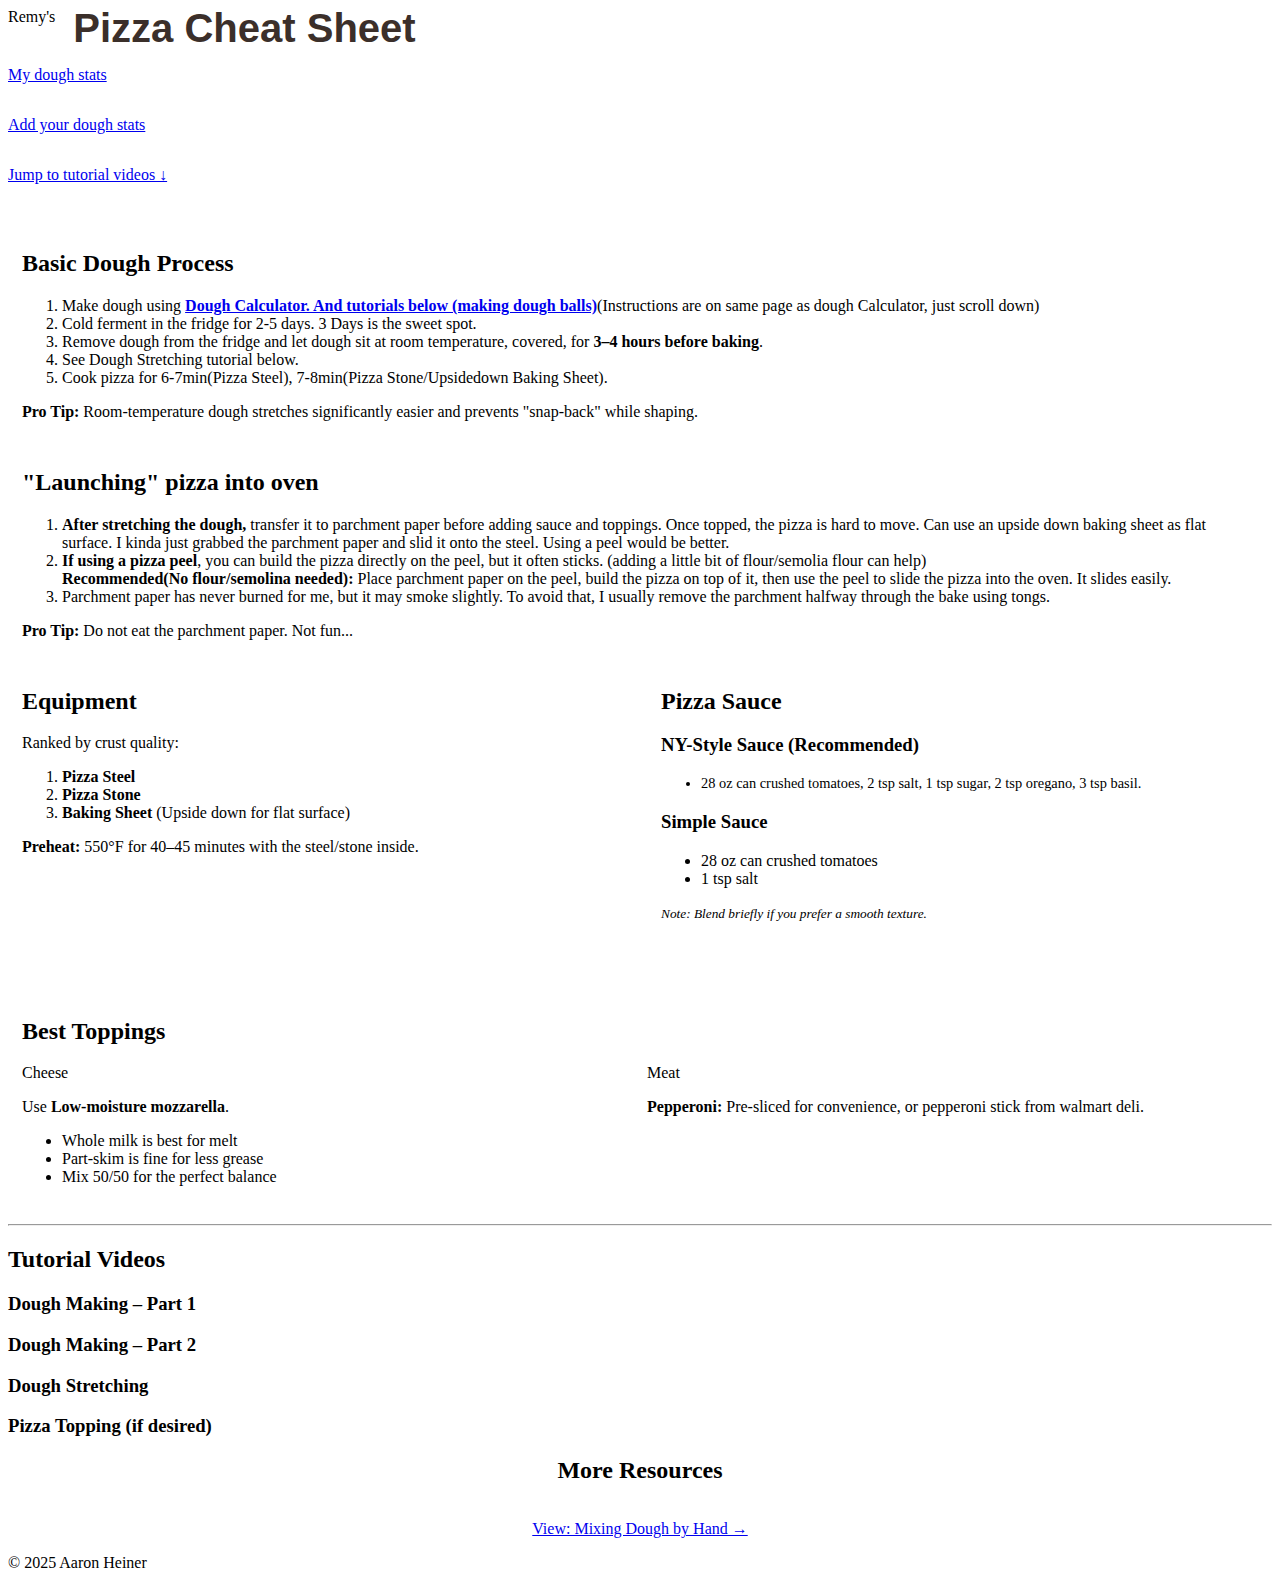
<file: index.html>
<!DOCTYPE html>
<html lang="en">
<head>
  <meta charset="UTF-8" />
  <meta name="viewport" content="width=device-width, initial-scale=1.0" />
  <title>Pizza Cheat Sheet</title>
  <link rel="preconnect" href="https://fonts.googleapis.com">
  <link rel="preconnect" href="https://fonts.gstatic.com" crossorigin>
  <link href="https://fonts.googleapis.com/css2?family=Playfair+Display:ital,wght@0,400;0,700;1,400&family=Inter:wght@400;500;600&display=swap" rel="stylesheet">
  <link rel="stylesheet" href="styles/recipe.css">
</head>
<body>

<header>
  <span class="subtitle">Remy's </span>
  <h1>Pizza Cheat Sheet</h1>
</header>

<main>

   <section style="margin-bottom: 2rem;">
    <a href="https://aheiner2001.github.io/Machine-Learning/"class="jump-link" >My dough stats</a>
  </section>
  
   <section style="margin-bottom: 2rem;">
    <a href="https://docs.google.com/forms/d/e/1FAIpQLSfpMG-FE4jG8ExdcKj43wn1D63XO7GMSmVn7CGQh6pfiUz5Ug/viewform?usp=publish-editor

"class="jump-link" >Add your dough stats</a>
  </section>
  

  
  <section style="margin-bottom: 2rem;">
    <a href="#videos" class="jump-link">Jump to tutorial videos ↓</a>
  </section>
 

  <section>
    <div class="card">
      <h2>Basic Dough Process</h2>
      <ol>
        <li>Make dough using <a target="_blank" href="https://doughguy.co/pages/dough" style="font-weight: bold;">Dough Calculator. And tutorials below (making dough balls)</a>(Instructions are on same page as dough Calculator, just scroll down)</li>
        <li>Cold ferment in the fridge for 2-5 days. 3 Days is the sweet spot.</li>
        <li>Remove dough from the fridge and let dough sit at room temperature, covered, for <strong>3–4 hours before baking</strong>.</li>
        <li>See Dough Stretching tutorial below.</li>
        <li>Cook pizza for 6-7min(Pizza Steel), 7-8min(Pizza Stone/Upsidedown Baking Sheet).</li>
        <!-- <li>Let dough sit at room temperature, covered.</li> -->
      </ol>
      <div class="callout">
        <strong>Pro Tip:</strong> Room-temperature dough stretches significantly easier and prevents "snap-back" while shaping.
      </div>
    </div>
  </section>
  <section>
    <div class="card">
      <h2>"Launching" pizza into oven</h2>
      <ol>
          <li>
      <strong>After stretching the dough,</strong> transfer it to parchment paper before adding sauce and toppings.
      Once topped, the pizza is hard to move. Can use an upside down baking sheet as flat surface. I kinda just grabbed the parchment paper and slid it onto the steel. Using a peel would be better.
    </li>
    <li>
      <strong>If using a pizza peel</strong>, you can build the pizza directly on the peel, but it often sticks. (adding a little bit of flour/semolia flour can help)<br>
      <strong>Recommended(No flour/semolina needed):</strong> Place parchment paper on the peel, build the pizza on top of it,
      then use the peel to slide the pizza into the oven. It slides easily.
    </li>
    <li>
      Parchment paper has never burned for me, but it may smoke slightly.
      To avoid that, I usually remove the parchment halfway through the bake using tongs.
    </li>
        
      
        <!-- <li>Let dough sit at room temperature, covered.</li> -->
      </ol>
      <div class="callout">
        <strong>Pro Tip:</strong> Do not eat the parchment paper. Not fun...
      </div>
    </div>
  </section>

  <div class="grid">
    <section class="card">
      <h2>Equipment</h2>
      <p>Ranked by crust quality:</p>
      <ol>
        <li><strong>Pizza Steel</strong> </li>
        <li><strong>Pizza Stone</strong> </li>
        <li><strong>Baking Sheet</strong> (Upside down for flat surface)</li>
      </ol>
      <p><strong>Preheat:</strong> 550°F for 40–45 minutes with the steel/stone inside.</p>
    </section>

    <section class="card">
      <h2>Pizza Sauce</h2>
      
      <h3>NY-Style Sauce (Recommended)</h3>
     
      <ul style="font-size: 0.9rem;">
        <li>28 oz can crushed tomatoes, 2 tsp salt, 1 tsp sugar, 2 tsp oregano, 3 tsp basil.</li>
    </ul>
      <h3>Simple Sauce</h3>
      <ul>
        <li>28 oz can crushed tomatoes</li>
        <li>1 tsp salt</li>
      </ul>
    
     

    
      


     
      
      
      <p><small><em>Note: Blend briefly if you prefer a smooth texture.</em></small></p>
    </section>
  </div>

  <section class="card" style="margin-top: 2rem;">
    <h2>Best Toppings</h2>
    <div class="grid">
      <div>
        <span class="badge">Cheese</span>
        <p>Use <strong>Low-moisture mozzarella</strong>.</p>
        <ul>
          <li>Whole milk is best for melt</li>
          <li>Part-skim is fine for less grease</li>
          <li>Mix 50/50 for the perfect balance</li>
        </ul>
      </div>
      <div>
        <span class="badge">Meat</span>
        <p><strong>Pepperoni:</strong> Pre-sliced for convenience, or pepperoni stick from walmart deli.</p>
      </div>
    </div>
  </section>

  <hr>

  <section id="videos">
    <h2>Tutorial Videos</h2>
    <div class="video-grid">
      <div class="video-container">
        <h3>Dough Making – Part 1</h3>
        <blockquote class="instagram-media" data-instgrm-captioned data-instgrm-permalink="https://www.instagram.com/reel/DM3K4oouFIp/" data-instgrm-version="14"></blockquote>
      </div>

      <div class="video-container">
        <h3>Dough Making – Part 2</h3>
        <blockquote class="instagram-media" data-instgrm-captioned data-instgrm-permalink="https://www.instagram.com/reel/DM5g1kbuvZG/" data-instgrm-version="14"></blockquote>
      </div>

      <div class="video-container">
        <h3>Dough Stretching</h3>
        <blockquote class="instagram-media" data-instgrm-captioned data-instgrm-permalink="https://www.instagram.com/reel/DNRDJTZPYhv/" data-instgrm-version="14"></blockquote>
      </div>
      <div class="video-container">
        <h3>Pizza Topping (if desired)</h3>

        <blockquote class="instagram-media" data-instgrm-captioned data-instgrm-permalink="https://www.instagram.com/reel/DNZR-TXunYc/?utm_source=ig_embed&amp;utm_campaign=loading" data-instgrm-version="14"></blockquote>

      </div>
    </div>
  </section>

  <section style="text-align: center;">
    <h2>More Resources</h2>
    <a href="https://www.facebook.com/share/r/182Y8yC1iY/" class="card" style="display: inline-block; padding: 1rem 2rem;">
      View: Mixing Dough by Hand →
    </a>
  </section>

</main>

<footer>
  © 2025 Aaron Heiner
</footer>

<script async src="//www.instagram.com/embed.js"></script>
</body>
</html>
</file>
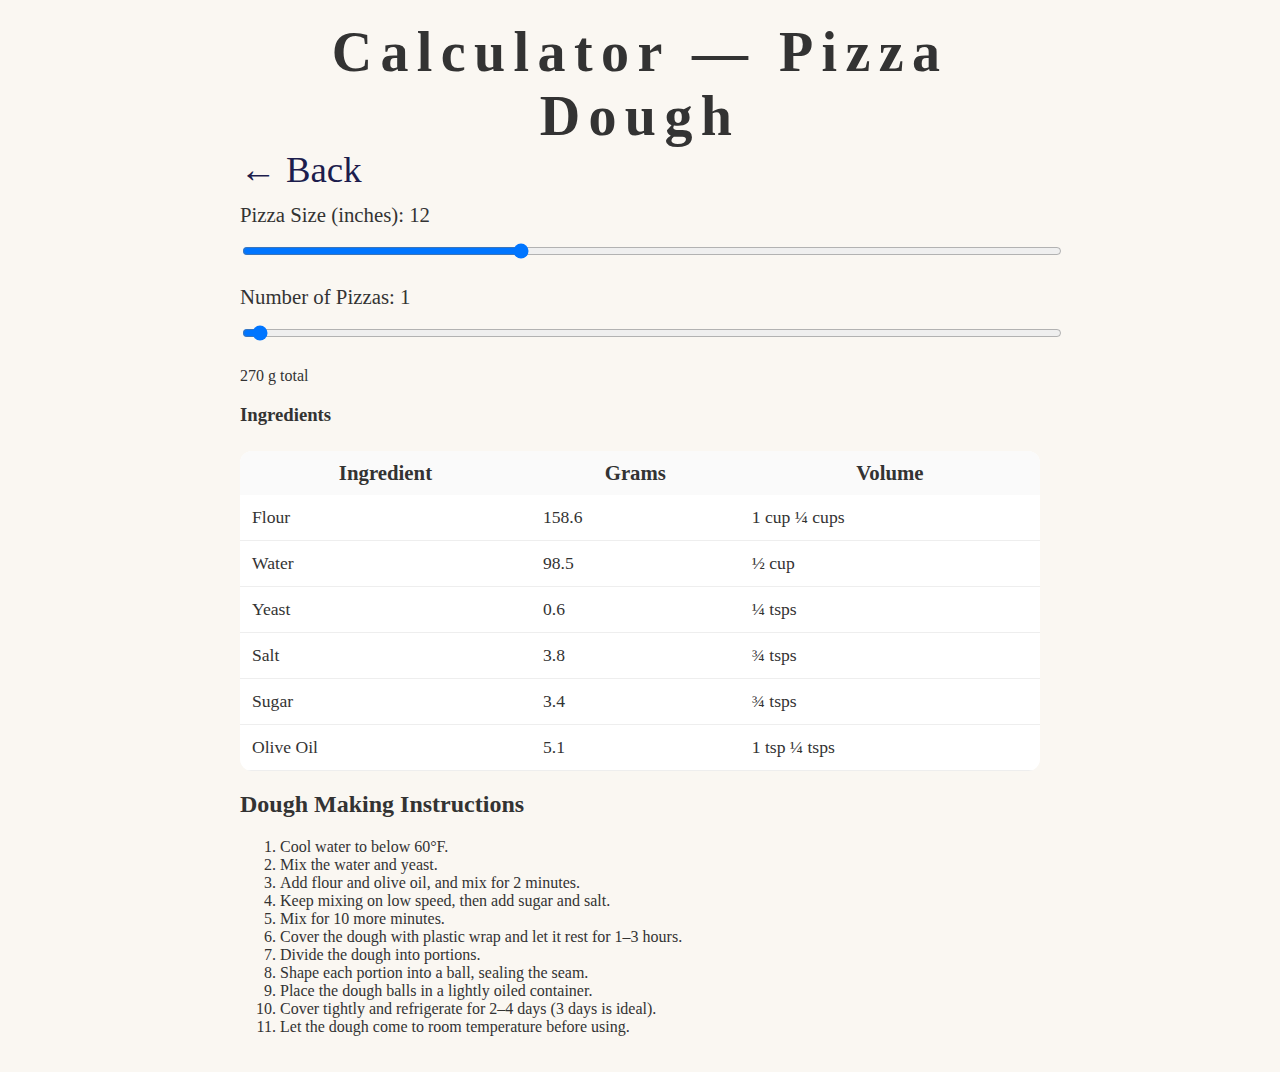
<file: doughcalc.html>
<!doctype html>
<html lang="en">
<head>
<meta charset="utf-8" />
<meta name="viewport" content="width=device-width,initial-scale=1" />
<link rel="icon" href="/images/pizza copy.png" type="image/x-icon">
<link rel="stylesheet" href="/styles/calc.css">

<title>Calculator — Pizza Dough</title>




</head>

<body>
<div class="container">
  <header>
    <h1>Calculator — Pizza Dough</h1>
<a href="/index.html">&larr; Back</a>
    <div class="small"><span id="dbg-factor" hidden>2.387 g/in²</span></div>
  </header>

  <div class="grid">
    <div class="card">
      
      <!-- diameter slider -->
      <label>Pizza Size (inches): <span id="diameterDisplay">12</span></label>
      <input id="diameter" type="range" min="10" max="16" step="1" value="12">

      <!-- quantity slider -->
      <label>Number of Pizzas: <span id="qtyDisplay">1</span></label>
      <input id="pizzaQuantity" type="range" min="1" max="10" value="1" step="1">

      <!-- thickness -->
      <!-- <label>Thickness / Dough Factor</label> -->
      <select id="thickness" hidden>
        <option value="2.387" selected>Regular (2.387)</option>
        <option value="custom">Custom</option>
      </select>

      <input id="customFactor" type="number" step="0.001" min="0.1" value="2.387" style="display:none">

      <div class="controls">
        <!-- <button id="calcBtn">Calculate</button> -->
        <!-- <button id="resetBtn" class="ghost">Reset</button> -->
        <label style="margin-left:auto;">
          <input id="showVolumes" type="checkbox" hidden checked>
        </label>
      </div>

      <div id="doughWeight">— g</div>

    </div>

    <!-- ingredient table -->
    <div class="card">
      <h3>Ingredients</h3>
      <table>
        <thead>
          <tr>
            <th>Ingredient</th>
            <th>Grams</th>
            <th>Volume</th>
          </tr>
        </thead>
        <tbody id="ingredientsTable"></tbody>
      </table>
    </div>

   <div class="instructions">
  <h2>Dough Making Instructions</h2>
  <ol>
    <li>Cool water to below 60°F.</li>
    <li>Mix the water and yeast.</li>
    <li>Add flour and olive oil, and mix for 2 minutes.</li>
    <li>Keep mixing on low speed, then add sugar and salt.</li>
    <li>Mix for 10 more minutes.</li>
    <li>Cover the dough with plastic wrap and let it rest for 1–3 hours.</li>
    <li>Divide the dough into portions.</li>
    <li>Shape each portion into a ball, sealing the seam.</li>
    <li>Place the dough balls in a lightly oiled container.</li>
    <li>Cover tightly and refrigerate for 2–4 days (3 days is ideal).</li>
    <li>Let the dough come to room temperature before using.</li>
  </ol>
</div>

  </div>
</div>


<script>
/* -----------------------------
   DATA
------------------------------*/
const BAKERS_PCT = {
  flour: 1.0,
  water: 0.6213,
  yeast: 0.004,
  salt: 0.024,
  sugar: 0.0213,
  olive_oil: 0.032,
};

const GRAMS_PER_CUP = {
  flour: 120,
  water: 237,
  sugar: 200,
  olive_oil: 216,
  salt: 288,
  yeast: 160
};


const GRAMS_PER_TSP = {
  flour: 2.5,
  water: 5,
  sugar: 4.2,
  olive_oil: 4.5,
  salt: 6,
  yeast: 3
};


const DEFAULT_FACTOR = 2.387;

/* -----------------------------
   HELPERS
------------------------------*/
function doughBallWeight(diam, factor) {
  const r = diam / 2;
  const area = Math.PI * r * r;
  return area * factor;
}

function ingredientWeights(doughG) {
  const flour = doughG / (1 + BAKERS_PCT.water + BAKERS_PCT.yeast + BAKERS_PCT.salt + BAKERS_PCT.sugar + BAKERS_PCT.olive_oil);
  
  const out = {};
  out.flour = Math.round(flour*10)/10;
  for (let [k, pct] of Object.entries(BAKERS_PCT)) {
    if(k==="flour") continue;
    out[k] = Math.round((flour * pct)*10)/10;
  }
  return out;
}


function plural(x, txt) {
  return x === 1 ? txt : txt + "s";
}

/* FRACTION HELPERS */
function toFractionString(value) {
  const fractions = [
    [0.25, "¼"],
    [0.5,  "½"],
    [0.75, "¾"]
  ];

  let whole = Math.floor(value);
  let frac = value - whole;

  let best = fractions.find(([n]) => Math.abs(frac - n) < 0.12);

  let s = "";
  if (whole > 0) s += whole;

  if (best) {
    if (s) s += " ";
    s += best[1];
  }

  return s || "0";
}

/* Convert grams → layered fractions */
function gramsToLayered(grams, key) {
  if (!grams || grams <= 0) return "—";

  const gCup = GRAMS_PER_CUP[key];
  const gTsp = GRAMS_PER_TSP[key];

  let cups = grams / gCup;
  let tsp = grams / gTsp;
  let tbsp = tsp / 3;

  /* Convert using layered fractions */
  if (cups >= 0.99) {
    return formatMeasure(cups, "cup");
  } else if (cups >= 0.25) {
    return formatMeasure(cups, "cup");
  } else if (tbsp >= 1) {
    return formatMeasure(tbsp, "tbsp");
  } else {
    return formatMeasure(tsp, "tsp");
  }
}

function formatMeasure(value, unit) {
  const whole = Math.floor(value);
  const remainder = value - whole;

  let text = "";

  if (whole > 0) {
    text += whole + " " + plural(whole, unit);
  }

  const fractions = [
    [0.25, "¼"],
    [0.5, "½"],
    [0.75, "¾"]
  ];

  const best = fractions.find(([n]) => Math.abs(remainder - n) < 0.12);

  if (best) {
    if (text) text += " ";
    text += best[1] + " " + unit;
    if (best[1] !== "½") text += "s";
  }

  if (!text) {
    // fallback grams
    return Math.round(value * 100) / 100 + " " + unit;
  }

  return text;
}


/* -----------------------------
   DOM ELEMENTS
------------------------------*/
const diameter = document.getElementById("diameter");
const diameterDisplay = document.getElementById("diameterDisplay");

const qty = document.getElementById("pizzaQuantity");
const qtyDisplay = document.getElementById("qtyDisplay");

const thickness = document.getElementById("thickness");
const customFactor = document.getElementById("customFactor");

const dbgFactor = document.getElementById("dbg-factor");

const calcBtn = document.getElementById("calcBtn");
const resetBtn = document.getElementById("resetBtn");
const showVolumes = document.getElementById("showVolumes");

const doughWeightEl = document.getElementById("doughWeight");
const tableBody = document.getElementById("ingredientsTable");


/* -----------------------------
   UI SYNC
------------------------------*/
diameter.addEventListener("input", () => {
  diameterDisplay.textContent = diameter.value;
  calculate();
});

qty.addEventListener("input", () => {
  qtyDisplay.textContent = qty.value;
  calculate();
});

thickness.addEventListener("change", () => {
  if (thickness.value === "custom") {
    customFactor.style.display = "block";
  } else {
    customFactor.style.display = "none";
  }
});


/* -----------------------------
   MAIN CALC ROUTINE
------------------------------*/
function calculate() {
  const d = parseFloat(diameter.value);
  const q = parseInt(qty.value);

  let factor = thickness.value === "custom"
    ? parseFloat(customFactor.value)
    : parseFloat(thickness.value);

  if (!factor) factor = DEFAULT_FACTOR;

  dbgFactor.textContent = factor + " g/in²";

  const doughSingle = doughBallWeight(d, factor);
  const doughTotal = doughSingle * q;

  const doughRounded = Math.round(doughTotal * 10) / 10;
  doughWeightEl.textContent = doughRounded + " g total";

  const ing = ingredientWeights(doughRounded);

  renderIngredients(ing);
}

function renderIngredients(ings) {
  tableBody.innerHTML = "";

  for (let [key, grams] of Object.entries(ings)) {
    let vol = showVolumes.checked
      ? gramsToLayered(grams, key)
      : "—";

    let tr = document.createElement("tr");
    tr.innerHTML = `
      <td>${pretty(key)}</td>
      <td>${grams.toFixed(1)}</td>
      <td>${vol}</td>
    `;
    tableBody.appendChild(tr);
  }
}

function pretty(k) {
  return k.split("_").map(s => s[0].toUpperCase() + s.slice(1)).join(" ");
}

/* -----------------------------
   RESET
------------------------------*/
function reset() {
  diameter.value = 12;
  diameterDisplay.textContent = "12";

  qty.value = 1;
  qtyDisplay.textContent = "1";

  thickness.value = "2.387";
  customFactor.style.display = "none";
  customFactor.value = DEFAULT_FACTOR;

  doughWeightEl.textContent = "— g";
  tableBody.innerHTML = "";
}


/* INIT */
reset();
calculate();

calcBtn.addEventListener("click", calculate);
resetBtn.addEventListener("click", reset);

</script>

</body>
</html>
</file>
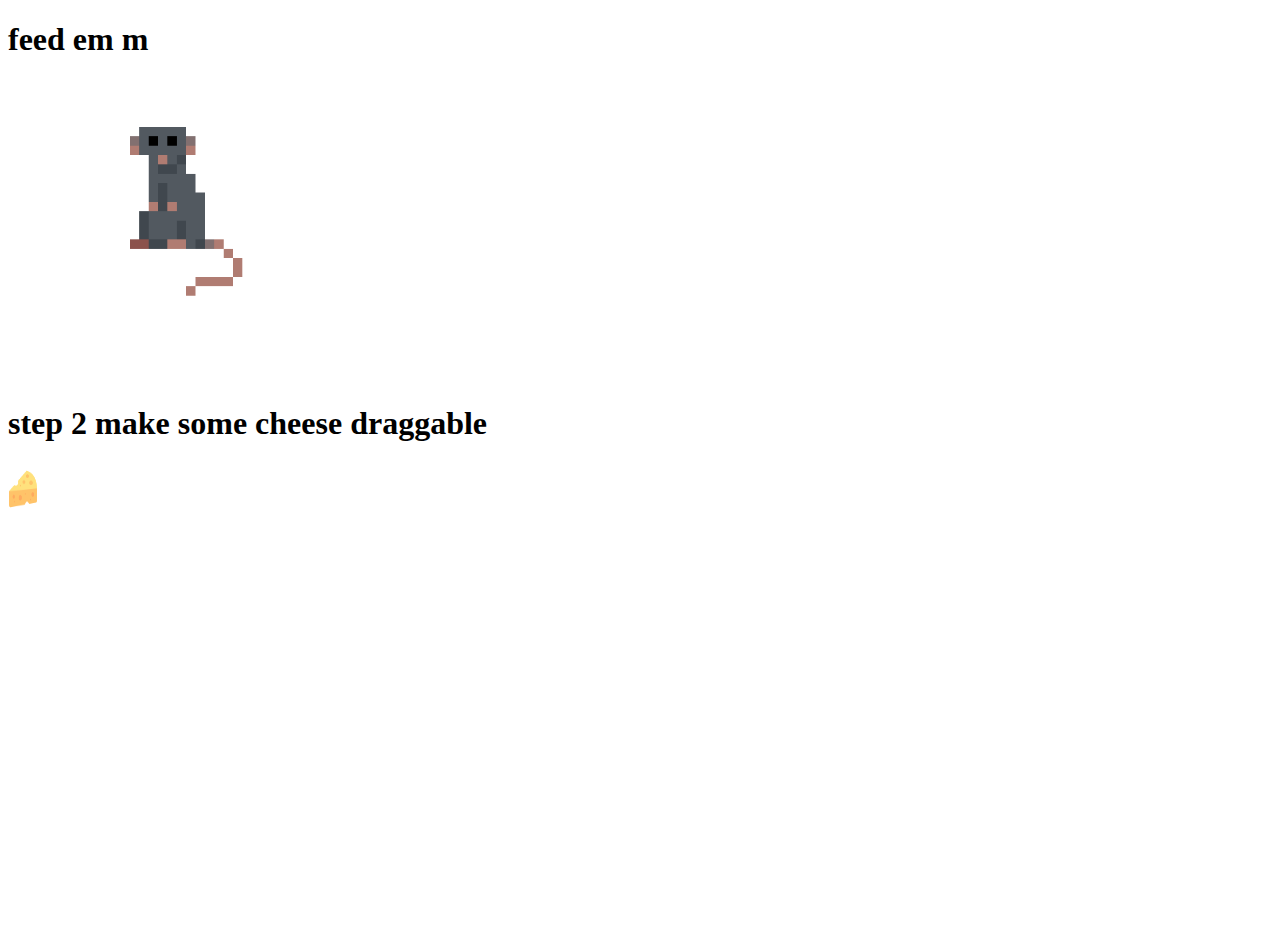
<file: feed_the_rat.html>
<!DOCTYPE html>
<html lang="en">
<head>
    <meta charset="UTF-8">
    <meta name="viewport" content="width=device-width, initial-scale=1.0">
    <title>Feed me more cheese</title>
    <link rel="stylesheet" href="/styles/rat.css">
</head>
<body>



<h1>feed em m</h1>
<img src="/images/New Piskel.png" alt="" class="image_change">



<div class="cheese_container">
<h1>step 2 make some cheese draggable</h1>
<img class="cheese" src="/images/cheese.png"  draggable="true" alt="">

<!-- 
<h2>step 3 Detect overlap</h2>
<img class="cheese" src="/images/cheese.png" alt="">

 -->
</div>











<script>
    //STEP 3
const sprite = document.getElementById("sprite");

const columns = 4;
const rows = 2;

const frameWidth = 100;
const frameHeight = 150;

function setFrame(index) {
  const col = index % columns;
  const row = Math.floor(index / columns);

  sprite.style.backgroundPosition =
    `-${col * frameWidth}px -${row * frameHeight}px`;
}

const play = document.querySelector("#play");

let run = false;
let frame = 0;
let animId = null;

play.addEventListener("click", () => {
  if (!run) {
    // START animation
    animId = setInterval(() => {
      setFrame(frame);
      frame = (frame + 1) % 8;
    }, 100);

    run = true;
    play.textContent = "Stop";
  } else {
    // STOP animation
    clearInterval(animId);
    animId = null;

    run = false;
    play.textContent = "Play";
  }
});



   //STEP 1
const img = document.querySelector(".image_change");
var img_num = 0

img.addEventListener("mouseenter", () => {
 // if (img_num === 0) {
    img.src = "images/New Piskel (1).png";
   //img_num = 1;
  //} else {
  //  img.src = "/images/New Piskel.png";
 //   img_num = 0;
  }
);
img.addEventListener("mouseleave", () => {
 // if (img_num === 0) {
    img.src = "images/New Piskel.png";
   //img_num = 1;
  //} else {
  //  img.src = "/images/New Piskel.png";
 //   img_num = 0;
  }
);





//STEP 2 
const cheese = document.querySelector(".cheese");

let dragging = false;
let offsetX = 0;
let offsetY = 0;

cheese.addEventListener("mousedown", (e) => {
  dragging = true;
  const rect = cheese.getBoundingClientRect();
  // center the grab
  offsetX = e.clientX - rect.left;
  offsetY = e.clientY - rect.top;
  cheese.style.cursor = "grabbing";
});

const targetImg = document.querySelector(".image_change");

document.addEventListener("mousemove", (e) => {
  if (!dragging) return;

  // Move the cheese
  cheese.style.left = (e.pageX - offsetX) + "px";
  cheese.style.top = (e.pageY - offsetY) + "px";

  // Check overlap
  const cheeseRect = cheese.getBoundingClientRect();
  const targetRect = targetImg.getBoundingClientRect();

  const overlapping = !(
    cheeseRect.right < targetRect.left ||
    cheeseRect.left > targetRect.right ||
    cheeseRect.bottom < targetRect.top ||
    cheeseRect.top > targetRect.bottom
  );

  // Swap image if overlapping
  if (overlapping) {
    targetImg.src = "images/New Piskel (1).png";
  } else {
    targetImg.src = "images/New Piskel.png";
  }
});


document.addEventListener("mouseup", () => {
  dragging = false;
  cheese.style.cursor = "grab";
});

cheese.addEventListener("dragstart", (e) => e.preventDefault());


</script>
</body>
</html>
</file>
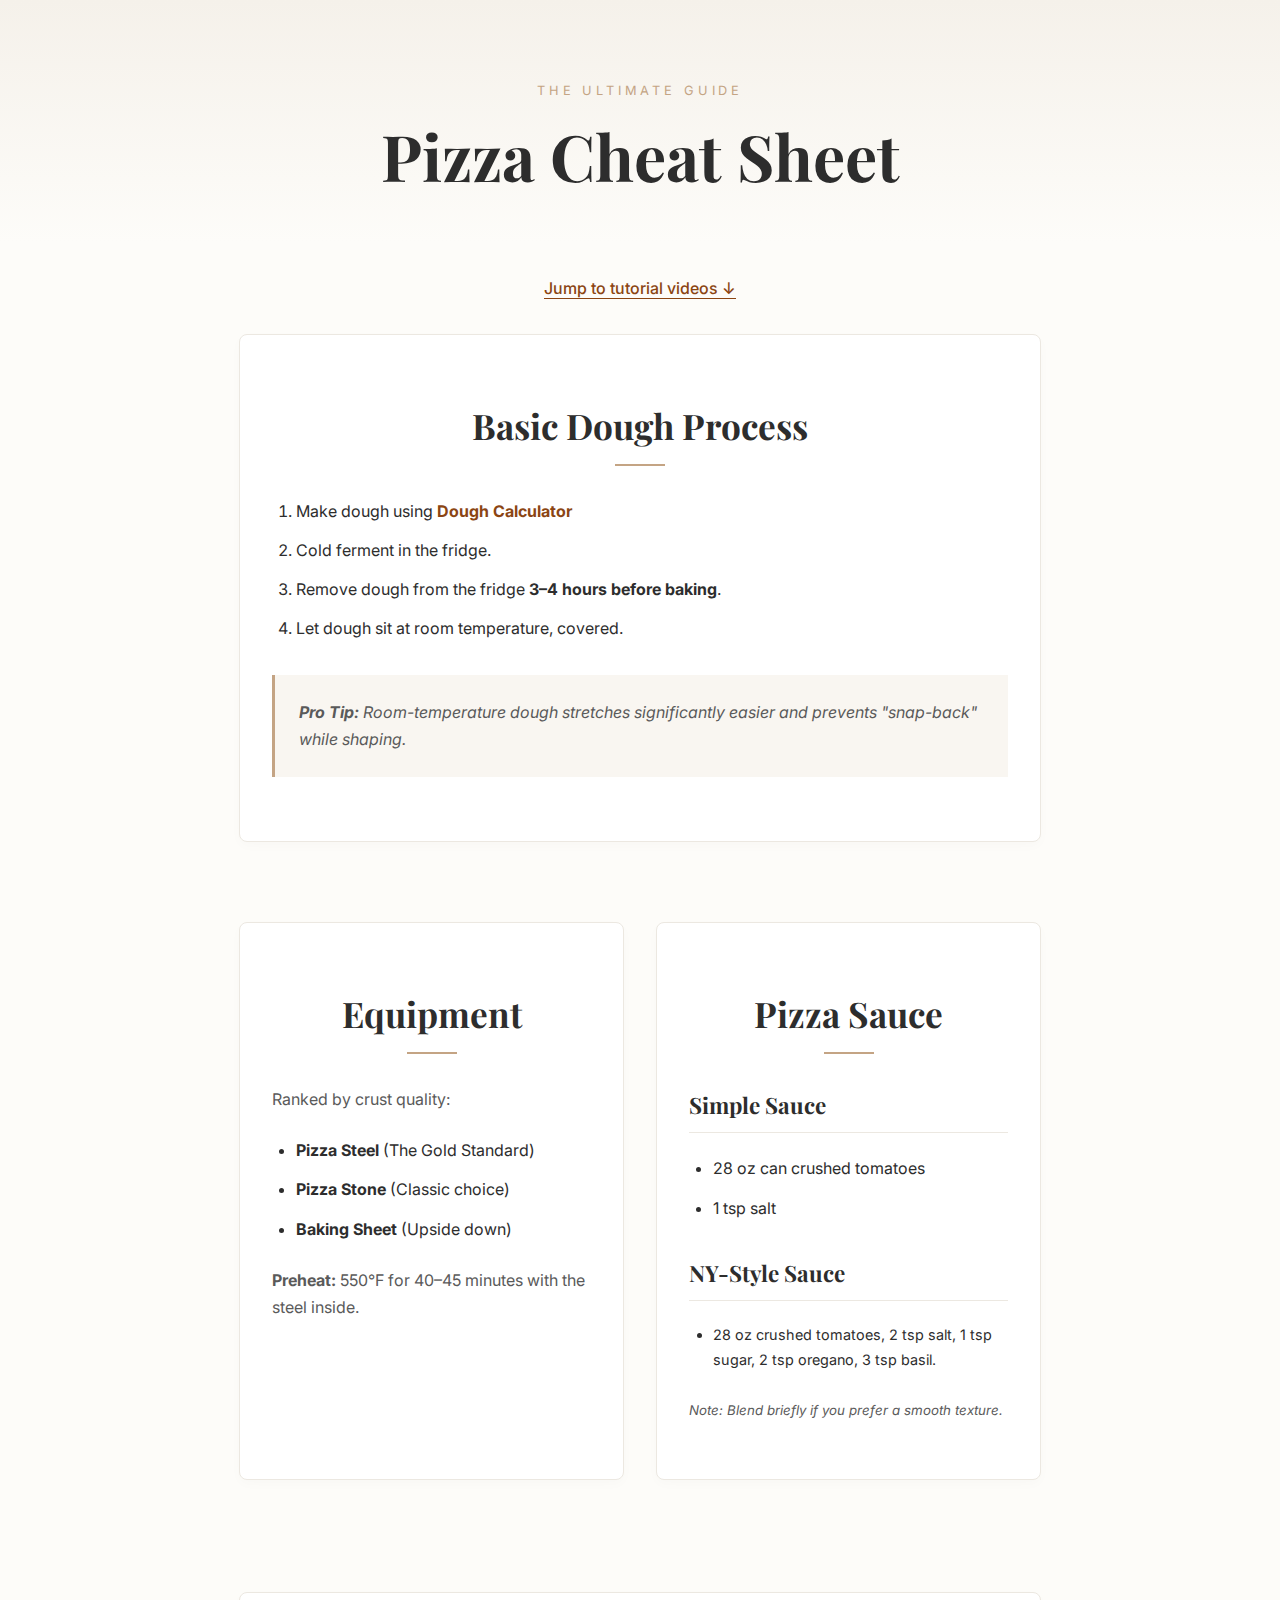
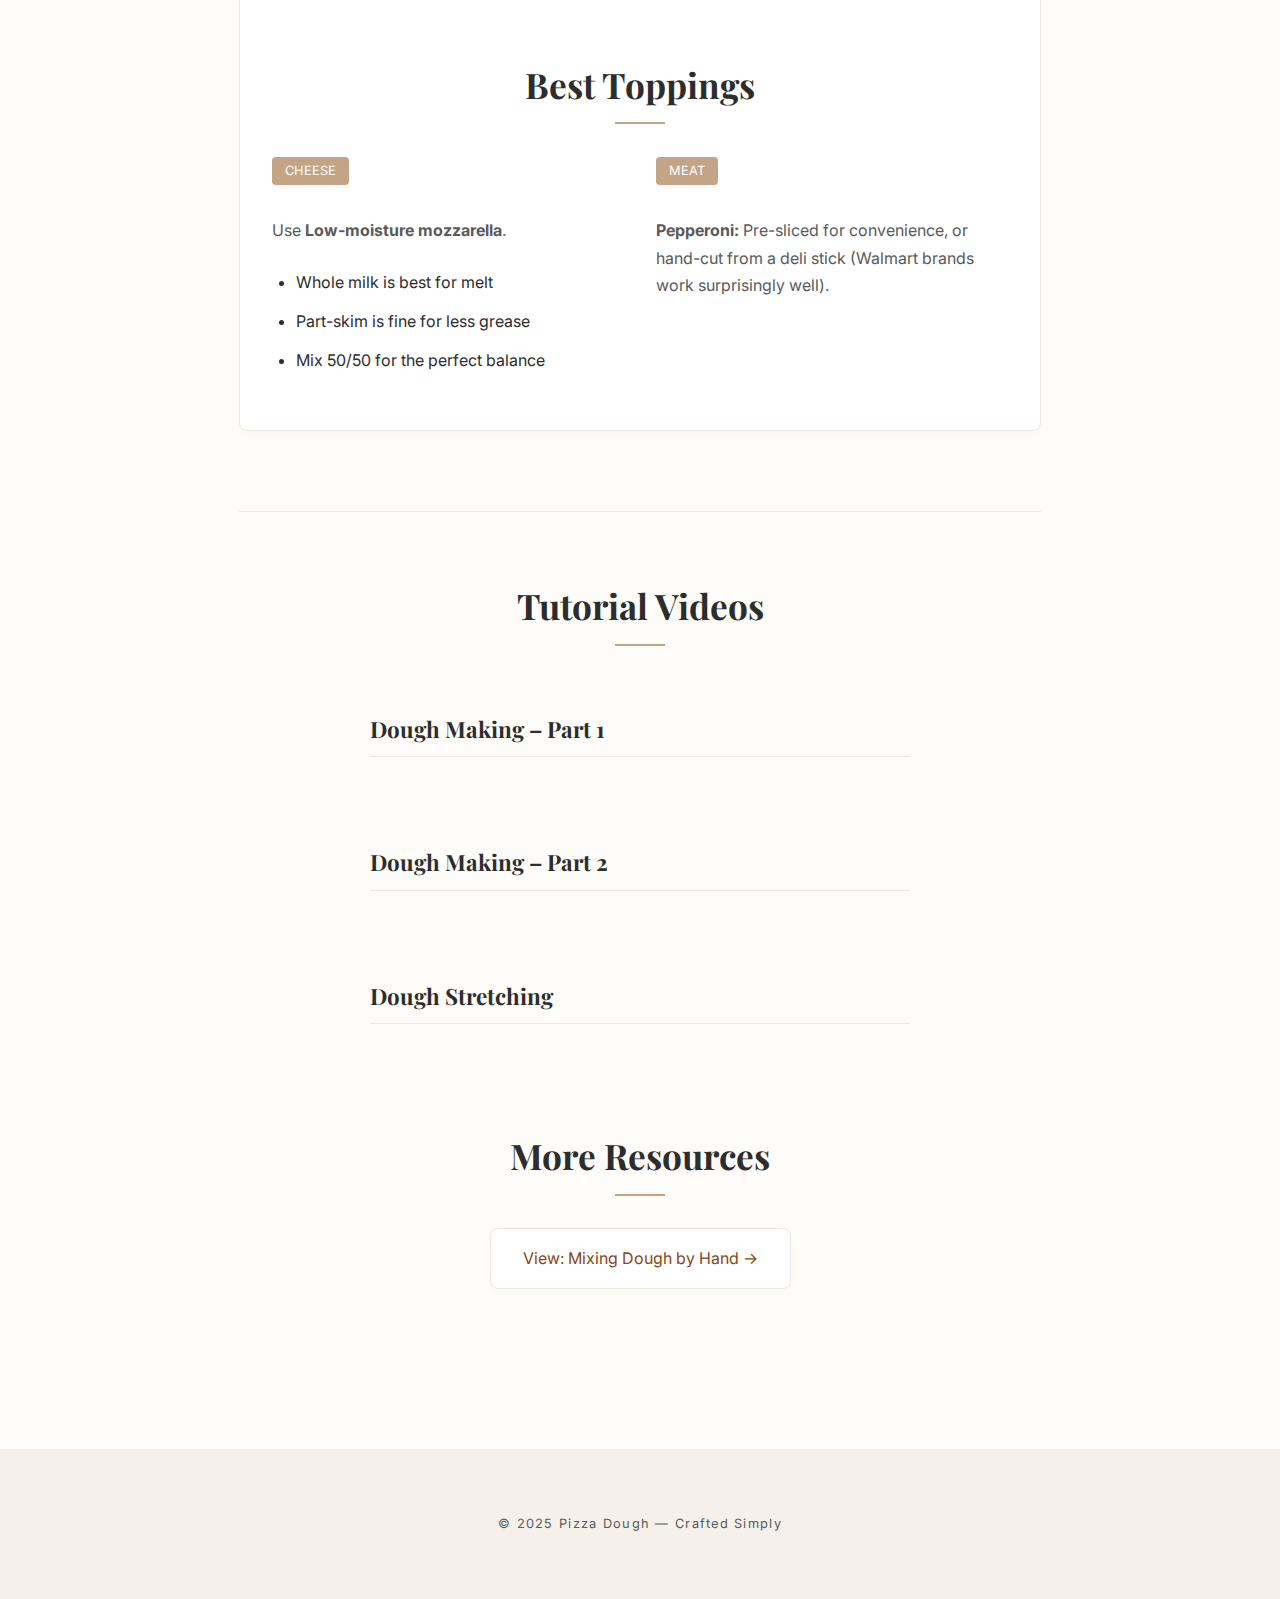
<file: test.html>
<!DOCTYPE html>
<html lang="en">
<head>
  <meta charset="UTF-8" />
  <meta name="viewport" content="width=device-width, initial-scale=1.0" />
  <title>Pizza Cheat Sheet</title>
  <link rel="preconnect" href="https://fonts.googleapis.com">
  <link rel="preconnect" href="https://fonts.gstatic.com" crossorigin>
  <link href="https://fonts.googleapis.com/css2?family=Playfair+Display:ital,wght@0,400;0,700;1,400&family=Inter:wght@400;500;600&display=swap" rel="stylesheet">
  <style>
    :root {
      --bg: #fdfcf9;
      --card-bg: #ffffff;
      --ink: #2d2d2d;
      --muted: #5a5a5a;
      --accent: #c4a484;
      --border: #ece8e1;
      --link: #8b4513;
    }

    * { box-sizing: border-box; }

    body {
      margin: 0;
      background: var(--bg);
      color: var(--ink);
      font-family: 'Inter', system-ui, sans-serif;
      line-height: 1.7;
    }

    header {
      padding: 4rem 1.5rem 2rem;
      text-align: center;
      background: linear-gradient(to bottom, #f5f1ea, var(--bg));
    }

    h1 {
      font-family: 'Playfair Display', serif;
      font-size: clamp(2.5rem, 7vw, 4rem);
      font-weight: 700;
      margin: 0;
      color: var(--ink);
    }

    .subtitle {
      text-transform: uppercase;
      letter-spacing: 0.3em;
      font-size: 0.8rem;
      color: var(--accent);
      margin-top: 1rem;
      display: block;
    }

    main {
      max-width: 850px;
      margin: 0 auto;
      padding: 2rem 1.5rem 5rem;
    }

    section {
      margin-bottom: 5rem;
    }

    h2 {
      font-family: 'Playfair Display', serif;
      font-size: 2.2rem;
      margin-bottom: 2rem;
      text-align: center;
      position: relative;
    }

    h2::after {
      content: "";
      display: block;
      width: 50px;
      height: 2px;
      background: var(--accent);
      margin: 0.5rem auto 0;
    }

    h3 {
      font-family: 'Playfair Display', serif;
      font-size: 1.4rem;
      color: var(--ink);
      margin-top: 2rem;
      border-bottom: 1px solid var(--border);
      padding-bottom: 0.5rem;
    }

    /* Cards Layout */
    .grid {
      display: grid;
      grid-template-columns: repeat(auto-fit, minmax(300px, 1fr));
      gap: 2rem;
    }

    .card {
      background: var(--card-bg);
      padding: 2rem;
      border: 1px solid var(--border);
      border-radius: 8px;
      box-shadow: 0 4px 12px rgba(0,0,0,0.02);
    }

    p {
      color: var(--muted);
      margin-bottom: 1.5rem;
    }

    ul, ol {
      padding-left: 1.5rem;
      margin-bottom: 1.5rem;
    }

    li {
      margin-bottom: 0.75rem;
    }

    .jump-link {
      text-align: center;
      display: block;
      font-weight: 500;
      color: var(--link);
      text-decoration: underline;
      text-underline-offset: 4px;
    }

    .callout {
      margin: 2rem 0;
      padding: 1.5rem;
      background: #f9f6f1;
      border-left: 3px solid var(--accent);
      font-style: italic;
      color: var(--muted);
    }

    .badge {
      display: inline-block;
      padding: 0.2rem 0.8rem;
      background: var(--accent);
      color: white;
      border-radius: 4px;
      font-size: 0.8rem;
      text-transform: uppercase;
      margin-bottom: 1rem;
    }

    .video-grid {
      display: flex;
      flex-direction: column;
      align-items: center;
      gap: 2rem;
    }

    .video-container {
      width: 100%;
      max-width: 540px;
    }

    hr {
      border: 0;
      border-top: 1px solid var(--border);
      margin: 4rem 0;
    }

    footer {
      text-align: center;
      padding: 4rem 1.5rem;
      background: #f5f1ea;
      font-size: 0.8rem;
      letter-spacing: 0.1em;
      color: var(--muted);
    }

    a { color: var(--link); text-decoration: none; transition: opacity 0.2s; }
    a:hover { opacity: 0.7; }

    @media (max-width: 600px) {
      h1 { font-size: 2.5rem; }
      section { margin-bottom: 3.5rem; }
    }
  </style>
</head>
<body>

<header>
  <span class="subtitle">The Ultimate Guide</span>
  <h1>Pizza Cheat Sheet</h1>
</header>

<main>

  <section style="margin-bottom: 2rem;">
    <a href="#videos" class="jump-link">Jump to tutorial videos ↓</a>
  </section>

  <section>
    <div class="card">
      <h2>Basic Dough Process</h2>
      <ol>
        <li>Make dough using <a target="_blank" href="https://doughguy.co/pages/dough" style="font-weight: bold;">Dough Calculator</a></li>
        <li>Cold ferment in the fridge.</li>
        <li>Remove dough from the fridge <strong>3–4 hours before baking</strong>.</li>
        <li>Let dough sit at room temperature, covered.</li>
      </ol>
      <div class="callout">
        <strong>Pro Tip:</strong> Room-temperature dough stretches significantly easier and prevents "snap-back" while shaping.
      </div>
    </div>
  </section>

  <div class="grid">
    <section class="card">
      <h2>Equipment</h2>
      <p>Ranked by crust quality:</p>
      <ul>
        <li><strong>Pizza Steel</strong> (The Gold Standard)</li>
        <li><strong>Pizza Stone</strong> (Classic choice)</li>
        <li><strong>Baking Sheet</strong> (Upside down)</li>
      </ul>
      <p><strong>Preheat:</strong> 550°F for 40–45 minutes with the steel inside.</p>
    </section>

    <section class="card">
      <h2>Pizza Sauce</h2>
      
      <h3>Simple Sauce</h3>
      <ul>
        <li>28 oz can crushed tomatoes</li>
        <li>1 tsp salt</li>
      </ul>

      <h3>NY-Style Sauce</h3>
      <ul style="font-size: 0.9rem;">
        <li>28 oz crushed tomatoes, 2 tsp salt, 1 tsp sugar, 2 tsp oregano, 3 tsp basil.</li>
      </ul>
      <p><small><em>Note: Blend briefly if you prefer a smooth texture.</em></small></p>
    </section>
  </div>

  <section class="card" style="margin-top: 2rem;">
    <h2>Best Toppings</h2>
    <div class="grid">
      <div>
        <span class="badge">Cheese</span>
        <p>Use <strong>Low-moisture mozzarella</strong>.</p>
        <ul>
          <li>Whole milk is best for melt</li>
          <li>Part-skim is fine for less grease</li>
          <li>Mix 50/50 for the perfect balance</li>
        </ul>
      </div>
      <div>
        <span class="badge">Meat</span>
        <p><strong>Pepperoni:</strong> Pre-sliced for convenience, or hand-cut from a deli stick (Walmart brands work surprisingly well).</p>
      </div>
    </div>
  </section>

  <hr>

  <section id="videos">
    <h2>Tutorial Videos</h2>
    <div class="video-grid">
      <div class="video-container">
        <h3>Dough Making – Part 1</h3>
        <blockquote class="instagram-media" data-instgrm-captioned data-instgrm-permalink="https://www.instagram.com/reel/DM3K4oouFIp/" data-instgrm-version="14"></blockquote>
      </div>

      <div class="video-container">
        <h3>Dough Making – Part 2</h3>
        <blockquote class="instagram-media" data-instgrm-captioned data-instgrm-permalink="https://www.instagram.com/reel/DM5g1kbuvZG/" data-instgrm-version="14"></blockquote>
      </div>

      <div class="video-container">
        <h3>Dough Stretching</h3>
        <blockquote class="instagram-media" data-instgrm-captioned data-instgrm-permalink="https://www.instagram.com/reel/DNRDJTZPYhv/" data-instgrm-version="14"></blockquote>
      </div>
    </div>
  </section>

  <section style="text-align: center;">
    <h2>More Resources</h2>
    <a href="https://www.facebook.com/share/r/182Y8yC1iY/" class="card" style="display: inline-block; padding: 1rem 2rem;">
      View: Mixing Dough by Hand →
    </a>
  </section>

</main>

<footer>
  © 2025 Pizza Dough — Crafted Simply
</footer>

<script async src="//www.instagram.com/embed.js"></script>
</body>
</html>
</file>
<file: styles/recipe.css>
:root{
  --paper:#fbf4e6;
  --paper-edges:#eedfbf;
  --ink:#3b2f2a;
  --accent:#c76b1a;
  --muted:#7a6a5e;
  --card:#fffaf1;
  --shadow: rgba(45,33,25,0.12);
}

/* Page background mimicking parchment */
html,body{height:100%;}
body.recipe{
  margin:0;
  padding:32px;
  font-family: 'Merriweather', Georgia, 'Times New Roman', serif;
  background: radial-gradient(1200px 600px at 10% 10%, rgba(199,107,26,0.03), transparent 10%),
              linear-gradient(180deg,#fffaf0 0%, #fbf4e6 30%, #f7ecd4 100%);
  color:var(--ink);
  display:flex; justify-content:center; -webkit-font-smoothing:antialiased;
}

.container{
  width:980px; max-width:96%; background:var(--card); border-radius:10px; padding:28px; box-shadow:0 12px 40px var(--shadow); border:1px solid var(--paper-edges);
  background-image: linear-gradient(0deg, rgba(255,255,255,0.6), rgba(255,255,255,0.2));
}

header{display:flex; align-items:flex-start; gap:18px; margin-bottom:18px;}
header h1{margin:0; font-family: 'Patrick Hand', 'Segoe UI', sans-serif; font-size:40px; line-height:1; color:var(--ink);}
p.lead{margin:8px 0 18px; color:var(--muted); font-size:15px;}

.grid{display:grid; grid-template-columns: 1fr 1fr; gap:14px;}
.card{background:transparent; padding:14px; border-radius:8px;}

/* Input styles with soft paper look */
label{display:block; font-size:14px; color:var(--muted); margin-bottom:8px;}
input[type="number"], select{width:100%; padding:10px 12px; border-radius:8px; border:1px solid rgba(60,50,40,0.08); background:linear-gradient(180deg,#fff 0%, #fbf7f0 100%); color:var(--ink); font-size:15px; box-shadow:inset 0 1px 0 rgba(255,255,255,0.6);} 
.row{display:flex; gap:8px; align-items:center;}

/* Buttons styled like wooden tabs */
button{background:var(--accent); color:#fff; border:none; padding:10px 14px; border-radius:8px; cursor:pointer; font-weight:700; box-shadow:0 4px 8px rgba(199,107,26,0.18); font-family: 'Patrick Hand', sans-serif;}
button.ghost{background:transparent; color:var(--ink); border:1px solid rgba(60,50,40,0.06); box-shadow:none;}
.copy-btn{background:transparent; color:var(--ink); border:1px dashed rgba(60,50,40,0.06); padding:8px 10px; border-radius:8px;}

/* Dough weight display */
#doughWeight{font-family:'Patrick Hand', serif; font-size:28px; color:var(--ink);}

/* Ingredients table like an old recipe card */
table{width:100%; border-collapse:collapse; margin-top:10px; background:rgba(0,0,0,0.00);}
th, td{padding:10px 8px; text-align:left; font-size:15px; border-bottom:1px dashed rgba(120,90,60,0.08);}
th{color:var(--muted); font-weight:700; font-size:13px; text-transform:uppercase; letter-spacing:0.06em;}
td:first-child{font-weight:700; color:var(--ink);}
td:nth-child(2){width:110px;}
td:nth-child(3){width:140px; color:var(--muted); font-style:italic;}
.right{text-align:right;}

.muted{color:var(--muted);}
.small{font-size:13px; color:var(--muted);} 

/* Step / instructions card look (if later added) */
.instructions{margin-top:18px; padding:14px; background:linear-gradient(180deg,#fffaf1, #fff7ea); border-radius:8px; border:1px solid rgba(120,90,60,0.04);} 
.step{display:flex; gap:12px; margin-bottom:10px;}
.step-number{width:36px; height:36px; background:#fff; border:2px solid rgba(120,90,60,0.08); border-radius:50%; display:flex; align-items:center; justify-content:center; font-weight:700; color:var(--accent); font-family:'Patrick Hand', sans-serif;}

/* Print-friendly adjustments */
@media print{
  body.recipe{background: #fff; padding:0;}
  .container{box-shadow:none; border:0; width:100%; max-width:720px; margin:0 auto;}
  button, .copy-btn, .controls{display:none}
}

@media (max-width:720px){ .grid{grid-template-columns:1fr;} .container{padding:18px;} header h1{font-size:28px;} }
</file>
<file: styles/calc.css>
body {
        font-family: "Merriweather", serif;
        background: #faf7f2;
        padding: 20px;
        color: #333;
        max-width: 800px;
        margin: auto;
    }
header{
    align-items: center;
}
    h1 {
      font-family: 'Playfair Display', serif;
      font-size: clamp(2.2rem, 5vw, 3.5rem);
      letter-spacing: 0.15em;
      margin: 0 0 1.5rem;
      align-self: center;
      margin: auto 0;
      text-align: center;
    }

    a ,a:hover, a:visited{
        color: rgb(29, 29, 77);
        font-family: "Patrick Hand", cursive;
        font-size: 2.3rem;
        text-align: center;
        margin-bottom: 10px;
        text-decoration: none;
    }
    a:active{
        text-decoration: none;
        color: #000000;
    }
   

    label {
        font-family: "Patrick Hand", cursive;
        font-size: 1.3rem;
        display: block;
        margin-top: 12px;
    }

    input[type="number"], input[type="range"], select {
        width: 100%;
        padding: 8px;
        margin-top: 6px;
        font-size: 1.1rem;
        border: 2px solid white;
        border-radius: 8px;
    }

    table {
        width: 100%;
        border-collapse: collapse;
        margin-top: 25px;
        background: white;
        border-radius: 12px;
        overflow: hidden;
    }

    table th {
        background: hsl(0, 0%, 98%);
        font-family: "Patrick Hand", cursive;
        font-size: 1.3rem;
        padding: 10px;
    }

    table td {
        padding: 12px;
        font-size: 1.1rem;
        border-bottom: 1px solid #eee;
    }

    .section {
        background: white;
        padding: 20px;
        border-radius: 12px;
        box-shadow: 0 3px 8px rgba(0,0,0,0.1);
        margin-top: 20px;
    }

    .value-display {
        font-family: "Patrick Hand";
        font-size: 1.4rem;
        text-align: center;
        margin-top: 10px;
    }

    /* Instructions grid: hand vs bread machine - side-by-side */
    .instructions-grid {
        display: grid;
        grid-template-columns: 1fr 1fr;
        gap: 18px;
        margin-top: 20px;
    }
    .instructions-title{
        font-family: 'Playfair Display', serif;
        margin: 12px 0 8px;
        font-size: clamp(1.3rem, 2.6vw, 1.6rem);
        text-align: left;
    }
    .instructions-section {
        padding: 18px;
        background: linear-gradient(180deg,#fff,#fbf7f0);
        border-radius: 10px;
        box-shadow: 0 6px 16px rgba(0,0,0,.06);
        border: 1px solid rgba(0,0,0,0.04);
    }
    .instructions-section h2 {
        margin-top: 0;
        font-family: 'Patrick Hand', cursive;
        color: rgb(40, 32, 27);
    }
    .instructions-section ol { margin: 0 0 0 1.1rem; }
    .instructions-section li { margin-bottom: 8px; line-height: 1.5; }

    @media (max-width: 760px) {
        .instructions-grid { grid-template-columns: 1fr; }
    }
</file>
<file: styles/rat.css>
img{
    width: 200px;
    height: 150px;
   
}
body{
    min-height: 100vh;
}
.cheese {
  position: absolute;
  cursor: grab;
  width: 30px;
  height: 50px;
}
.cheese_container{
    min-height: 300px;
}

#sprite {
  width: 100px;
  height: 150px;
  outline: 1px solid red;


  background-image: url("/images/7965101.jpg");
  background-repeat: no-repeat;

  background-size: 400px 300px;

  image-rendering: pixelated; /* even for non-pixel art helps */
}

.image_change{
  width: 300px;
  height: 300px;
   position: relative; /
}
</file>
